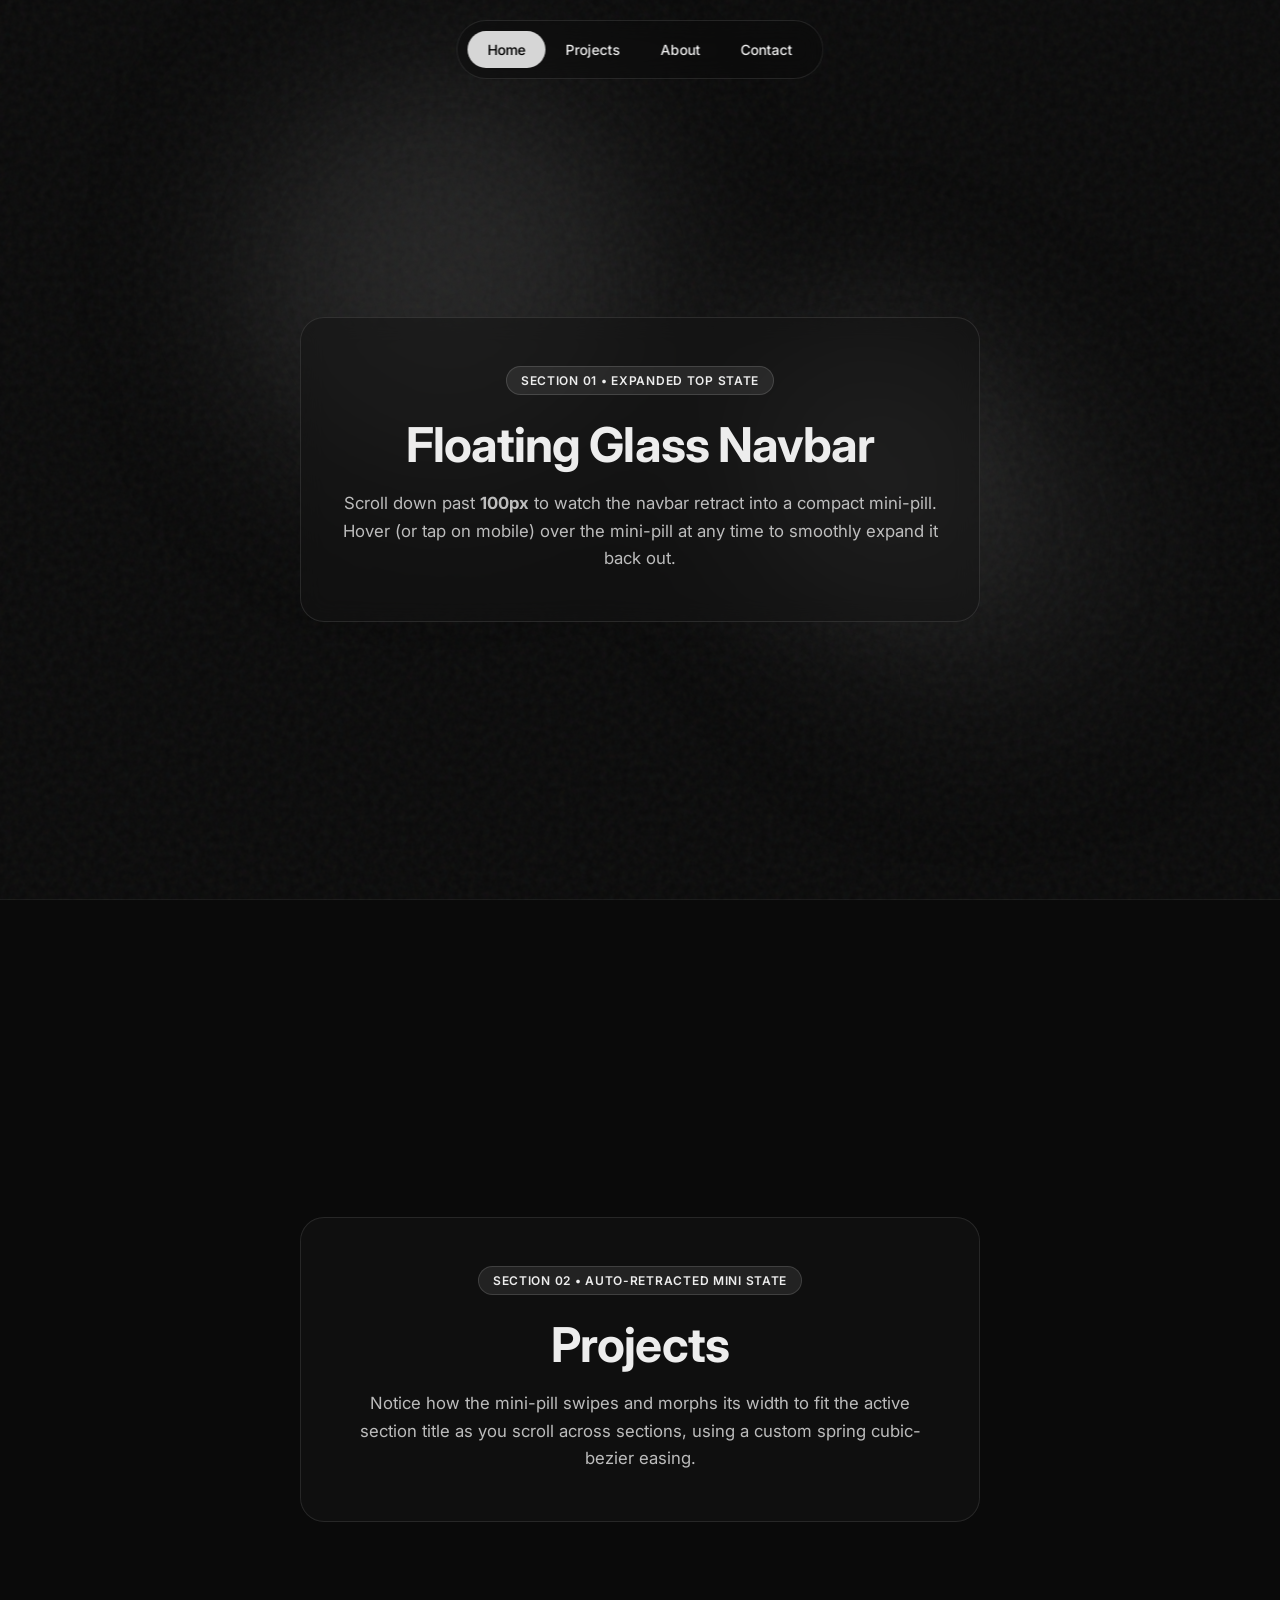
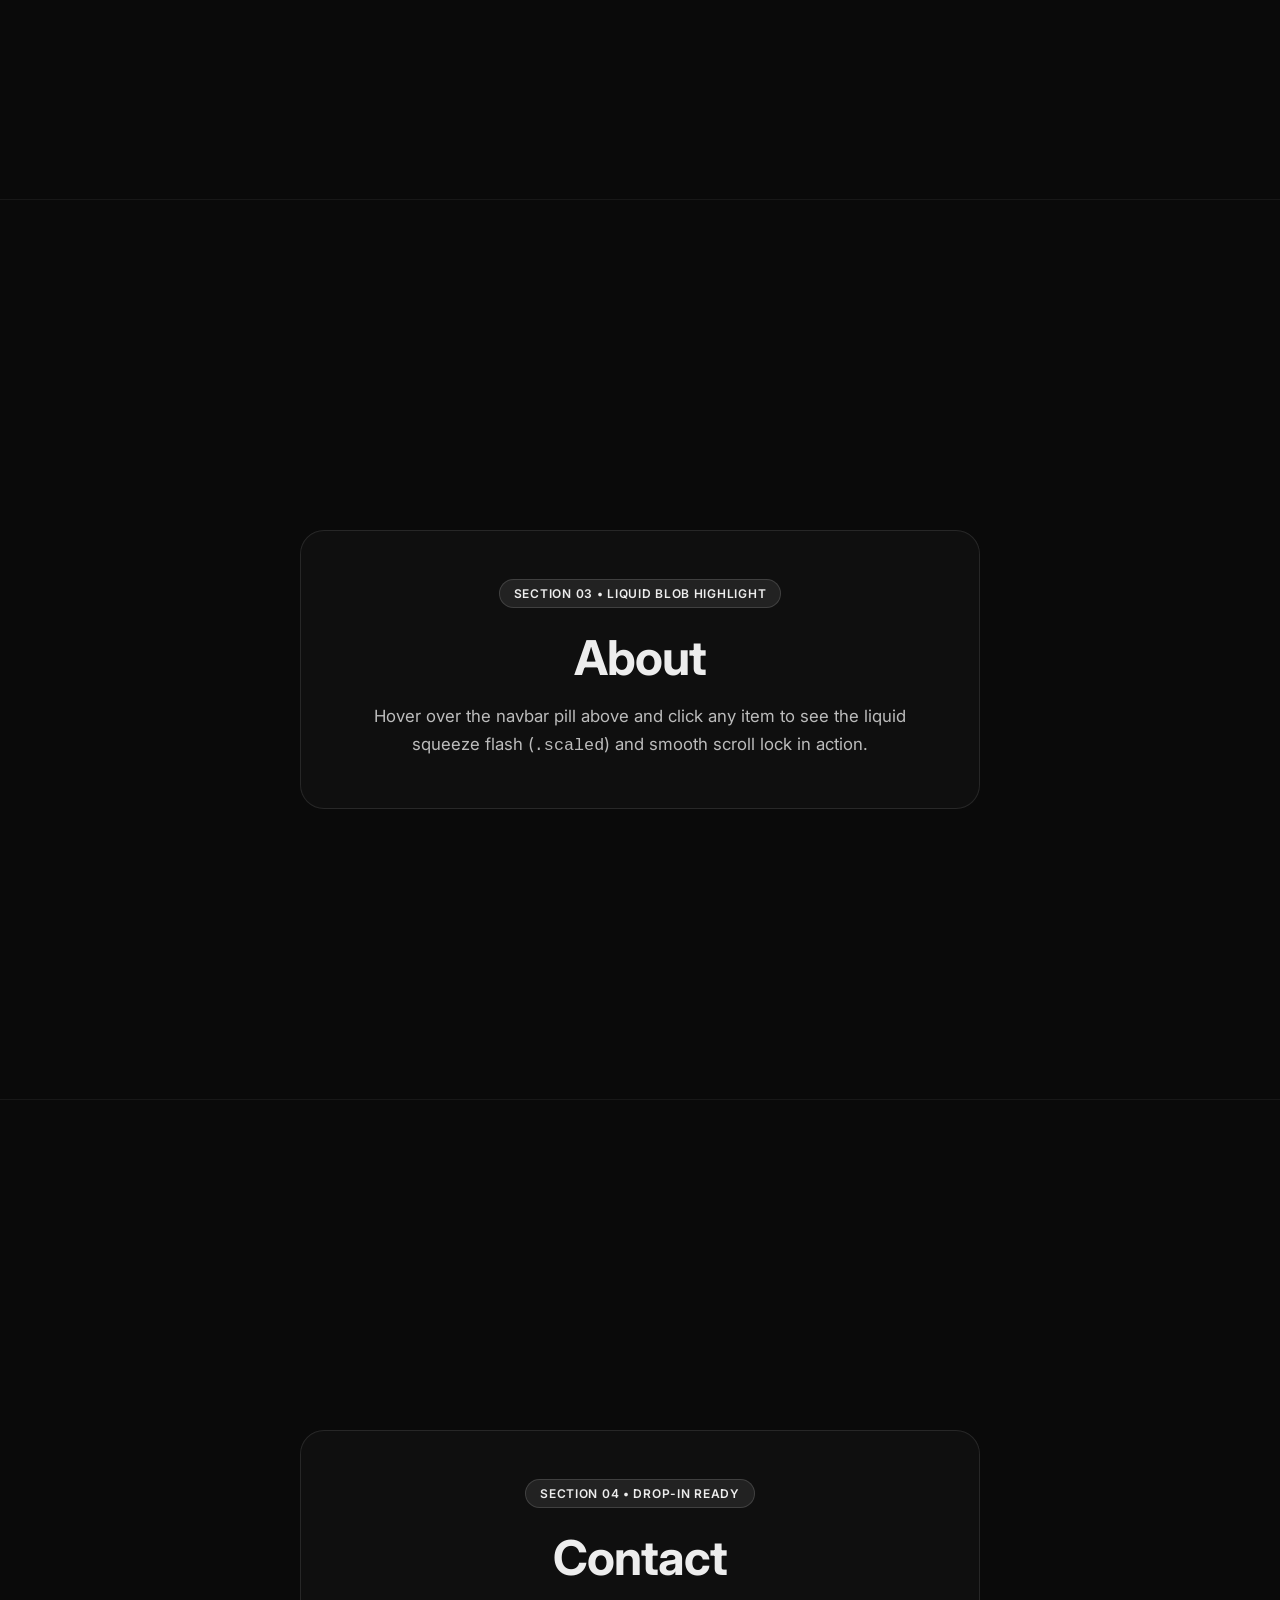
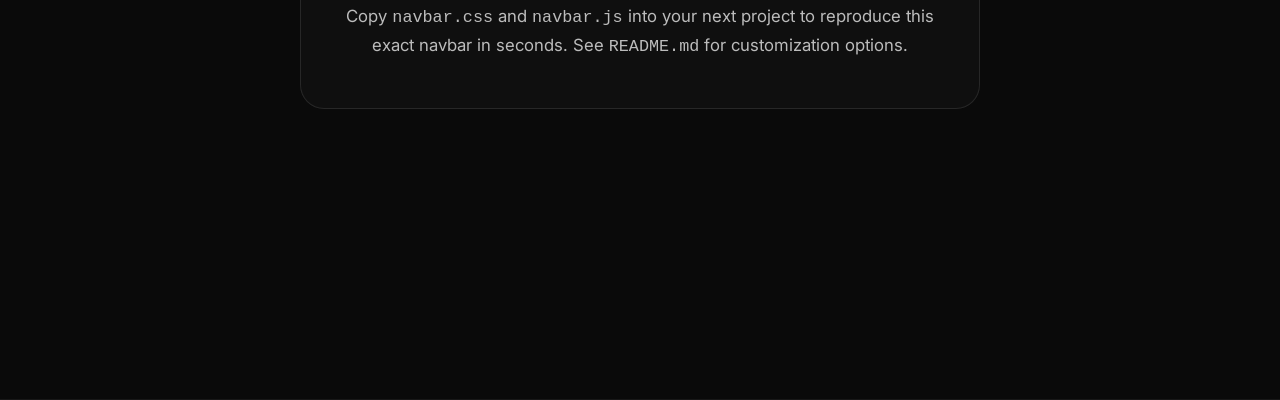
<file: floating-navbar-kit/index.html>
<!DOCTYPE html>
<html lang="en">

<head>
    <meta charset="UTF-8">
    <meta name="viewport" content="width=device-width, initial-scale=1.0">
    <title>Floating Auto-Retracting Navbar — Demo</title>

    <!-- Google Fonts (Inter) -->
    <link rel="preconnect" href="https://fonts.googleapis.com">
    <link rel="preconnect" href="https://fonts.gstatic.com" crossorigin>
    <link href="https://fonts.googleapis.com/css2?family=Inter:wght@300;400;500;600;700&display=swap" rel="stylesheet">

    <!-- 1. Include Navbar Stylesheet -->
    <link rel="stylesheet" href="navbar.css">

    <!-- Demo Page Layout Styles (only for this demo page) -->
    <style>
        * {
            margin: 0;
            padding: 0;
            box-sizing: border-box;
        }

        body {
            background-color: #0a0a0a;
            color: #ededed;
            font-family: 'Inter', sans-serif;
            overflow-x: hidden;
            min-height: 100vh;
        }

        .section {
            min-height: 100vh;
            padding: 120px 24px 80px;
            display: flex;
            flex-direction: column;
            align-items: center;
            justify-content: center;
            text-align: center;
            border-bottom: 1px solid rgba(255, 255, 255, 0.06);
        }

        .demo-card {
            max-width: 680px;
            background: rgba(20, 20, 20, 0.55);
            border: 1px solid rgba(255, 255, 255, 0.1);
            backdrop-filter: blur(12px);
            -webkit-backdrop-filter: blur(12px);
            border-radius: 24px;
            padding: 48px 40px;
        }

        .demo-badge {
            display: inline-block;
            padding: 6px 14px;
            border-radius: 999px;
            font-size: 12px;
            font-weight: 600;
            letter-spacing: 0.06em;
            text-transform: uppercase;
            background: rgba(255, 255, 255, 0.08);
            border: 1px solid rgba(255, 255, 255, 0.14);
            margin-bottom: 20px;
        }

        .demo-card h1,
        .demo-card h2 {
            font-size: clamp(2rem, 4vw, 3rem);
            margin-bottom: 16px;
            letter-spacing: -0.02em;
        }

        .demo-card p {
            color: rgba(237, 237, 237, 0.78);
            line-height: 1.65;
            font-size: 1.05rem;
        }
    </style>
</head>

<body>

    <!-- Optional: Ambient Drifting Blobs & Grain Background -->
    <div id="background-container">
        <div class="grain-overlay"></div>
        <div id="blobs-container">
            <div class="blob blob-1"></div>
            <div class="blob blob-2"></div>
            <div class="blob blob-3"></div>
        </div>
    </div>

    <!-- 2. Floating Auto-Retracting Navbar -->
    <nav id="navbar">
        <ul id="nav-list">
            <!-- Sliding highlight blob MUST be inside #nav-list -->
            <div id="nav-blob"></div>
            <li class="nav-item" data-target="hero">Home</li>
            <li class="nav-item" data-target="projects">Projects</li>
            <li class="nav-item" data-target="about">About</li>
            <li class="nav-item" data-target="contact">Contact</li>
        </ul>
        <div id="nav-mini-text" class="hidden"></div>
    </nav>

    <!-- 3. Page Sections (matched via id="..." and .section class) -->
    <main>
        <section id="hero" class="section">
            <div class="demo-card">
                <span class="demo-badge">Section 01 &bull; Expanded Top State</span>
                <h1>Floating Glass Navbar</h1>
                <p>
                    Scroll down past <strong>100px</strong> to watch the navbar retract into a compact mini-pill.
                    Hover (or tap on mobile) over the mini-pill at any time to smoothly expand it back out.
                </p>
            </div>
        </section>

        <section id="projects" class="section">
            <div class="demo-card">
                <span class="demo-badge">Section 02 &bull; Auto-Retracted Mini State</span>
                <h2>Projects</h2>
                <p>
                    Notice how the mini-pill swipes and morphs its width to fit the active section title as you scroll
                    across sections, using a custom spring cubic-bezier easing.
                </p>
            </div>
        </section>

        <section id="about" class="section">
            <div class="demo-card">
                <span class="demo-badge">Section 03 &bull; Liquid Blob Highlight</span>
                <h2>About</h2>
                <p>
                    Hover over the navbar pill above and click any item to see the liquid squeeze flash
                    (<code>.scaled</code>) and smooth scroll lock in action.
                </p>
            </div>
        </section>

        <section id="contact" class="section">
            <div class="demo-card">
                <span class="demo-badge">Section 04 &bull; Drop-in Ready</span>
                <h2>Contact</h2>
                <p>
                    Copy <code>navbar.css</code> and <code>navbar.js</code> into your next project to reproduce this
                    exact navbar in seconds. See <code>README.md</code> for customization options.
                </p>
            </div>
        </section>
    </main>

    <!-- 4. Include Navbar Script -->
    <script src="navbar.js"></script>
</body>

</html>
</file>
<file: floating-navbar-kit/navbar.css>
/* ==========================================================================
   Floating Auto-Retracting Glass Navbar (with Liquid Blob & Swipe Mini-Pill)
   Extracted from Portfolio — Drop-in Stylesheet
   ========================================================================== */

:root {
    /* Core Navbar Design Tokens (override these in your own CSS if desired) */
    --nav-bg: rgba(10, 10, 10, 0.4);
    --nav-text-color: #ededed;
    --nav-active-text-color: #000000;
    --nav-blob-color: #ededed;
    --nav-glass-border: rgba(255, 255, 255, 0.1);
    --nav-hover-border: rgba(255, 255, 255, 0.3);
    --nav-scaled-border: rgba(255, 255, 255, 0.4);
    --nav-scaled-glow: rgba(255, 255, 255, 0.2);
    --nav-blur: 12px;
    --nav-font: 'Inter', -apple-system, BlinkMacSystemFont, 'Segoe UI', Roboto, sans-serif;

    /* Signature liquid spring/overshoot easing */
    --ease-custom: cubic-bezier(.44, -0.08, 0, 1.38);
    --ease-smooth: ease-in-out;
}

/* Utility class used before initialization */
.hidden {
    display: none !important;
}

/* ================= NAVBAR CONTAINER ================= */

#navbar {
    position: fixed;
    top: 20px;
    left: 50%;
    transform: translateX(-50%);
    width: auto;
    max-width: 95vw;
    z-index: 100;
    white-space: nowrap;
    box-sizing: border-box;
    font-family: var(--nav-font);

    /* Glassmorphism */
    background: var(--nav-bg);
    backdrop-filter: blur(var(--nav-blur));
    -webkit-backdrop-filter: blur(var(--nav-blur));
    border: 1px solid var(--nav-glass-border);
    border-radius: 50px;
    padding: 10px;

    display: flex;
    align-items: center;
    justify-content: center;
    overflow: hidden;

    transition:
        transform 0.4s var(--ease-custom),
        width 0.4s var(--ease-custom),
        height 0.4s var(--ease-custom),
        padding 0.4s var(--ease-custom),
        border-radius 0.4s var(--ease-custom),
        border-color 0.3s ease,
        box-shadow 0.3s ease;
}

/* Click "squeeze" flash state */
#navbar.scaled {
    transform: translateX(-50%) scale(1.05);
    border-color: var(--nav-scaled-border);
    box-shadow: 0 0 20px var(--nav-scaled-glow);
}

#navbar:hover {
    border-color: var(--nav-hover-border);
}

/* Liquid scale effect for highlight blob on click */
#navbar.scaled #nav-blob {
    transform: scale(1.1);
    opacity: 1;
    filter: brightness(1.2);
}

/* ================= NAV ITEMS LIST (EXPANDED) ================= */

#nav-list {
    display: flex;
    list-style: none;
    margin: 0;
    padding: 0;
    position: relative;
    z-index: 2;
    flex-shrink: 0;
    opacity: 1;
    transform: scale(1);
    transition: opacity 0.25s ease, transform 0.35s var(--ease-custom);
}

/* Hide full item list when collapsed into mini pill (kept in DOM for size measurement) */
#navbar.mini:not(.expanded-hover) #nav-list {
    opacity: 0;
    pointer-events: none;
    transform: scale(0.92);
}

.nav-item {
    cursor: pointer;
    padding: 10px 20px;
    margin: 0;
    box-sizing: border-box;
    color: var(--nav-text-color);
    font-size: 14px;
    font-weight: 500;
    position: relative;
    transition: color 0.3s;
    white-space: nowrap;
    z-index: 2; /* Ensure text sits above #nav-blob */
    user-select: none;
    -webkit-tap-highlight-color: transparent;
}

.nav-item.active {
    color: var(--nav-active-text-color);
}

/* ================= SLIDING HIGHLIGHT BLOB ================= */

#nav-blob {
    position: absolute;
    background: var(--nav-blob-color);
    border-radius: 40px;
    z-index: 1;
    opacity: 0.9;
    pointer-events: none;
    transition:
        transform 0.5s var(--ease-custom),
        width 0.5s var(--ease-custom),
        height 0.5s var(--ease-custom),
        top 0.5s var(--ease-custom),
        left 0.5s var(--ease-custom),
        opacity 0.25s ease;
}

#navbar.mini:not(.expanded-hover) #nav-blob {
    opacity: 0;
}

/* ================= RETRACTED MINI PILL STATE ================= */

#navbar.mini {
    padding: 5px 15px;
    border-radius: 30px;
}

#navbar.expanded-hover {
    padding: 10px;
    border-radius: 50px;
}

#nav-mini-text {
    position: absolute;
    color: var(--nav-text-color);
    font-size: 14px;
    font-weight: 600;
    white-space: nowrap;
    opacity: 0;
    pointer-events: none;
    transform: translateX(0) scale(0.9);
    filter: blur(4px);
    user-select: none;
    transition:
        transform 0.3s var(--ease-custom),
        opacity 0.25s ease,
        filter 0.25s ease;
}

#navbar.mini:not(.expanded-hover) #nav-mini-text {
    opacity: 1;
    pointer-events: auto;
    transform: translateX(0) scale(1);
    filter: blur(0);
}

/* ================= OPTIONAL: AMBIENT BACKGROUND BLOBS & GRAIN ================= */
/* Remove or omit #background-container in HTML if you only want the navbar */

#background-container {
    position: fixed;
    top: 0;
    left: 0;
    width: 100vw;
    height: 100vh;
    z-index: -1;
    overflow: hidden;
    pointer-events: none;
}

.grain-overlay {
    position: absolute;
    inset: 0;
    background-image: url("data:image/svg+xml,%3Csvg viewBox='0 0 200 200' xmlns='http://www.w3.org/2000/svg'%3E%3Cfilter id='noiseFilter'%3E%3CfeTurbulence type='fractalNoise' baseFrequency='0.65' numOctaves='3' stitchTiles='stitch'/%3E%3C/filter%3E%3Crect width='100%25' height='100%25' filter='url(%23noiseFilter)' opacity='0.05'/%3E%3C/svg%3E");
    pointer-events: none;
    z-index: 1;
}

#blobs-container {
    position: absolute;
    inset: 0;
    filter: blur(80px);
}

.blob {
    position: absolute;
    border-radius: 50%;
    opacity: 0.4;
    animation: nav-blob-drift 20s infinite alternate ease-in-out;
    transition: translate 0.25s ease-out;
    will-change: transform, translate;
}

.blob-1 {
    width: 400px;
    height: 400px;
    background: #4a4a4a;
    top: 10%;
    left: 20%;
    animation-delay: 0s;
}

.blob-2 {
    width: 300px;
    height: 300px;
    background: #2a2a2a;
    bottom: 20%;
    right: 10%;
    animation-delay: -5s;
}

.blob-3 {
    width: 250px;
    height: 250px;
    background: #5a5a5a;
    top: 40%;
    left: 60%;
    animation-delay: -10s;
}

@keyframes nav-blob-drift {
    0% {
        transform: translate(0, 0) scale(1);
    }
    100% {
        transform: translate(30px, -50px) scale(1.1);
    }
}
</file>
